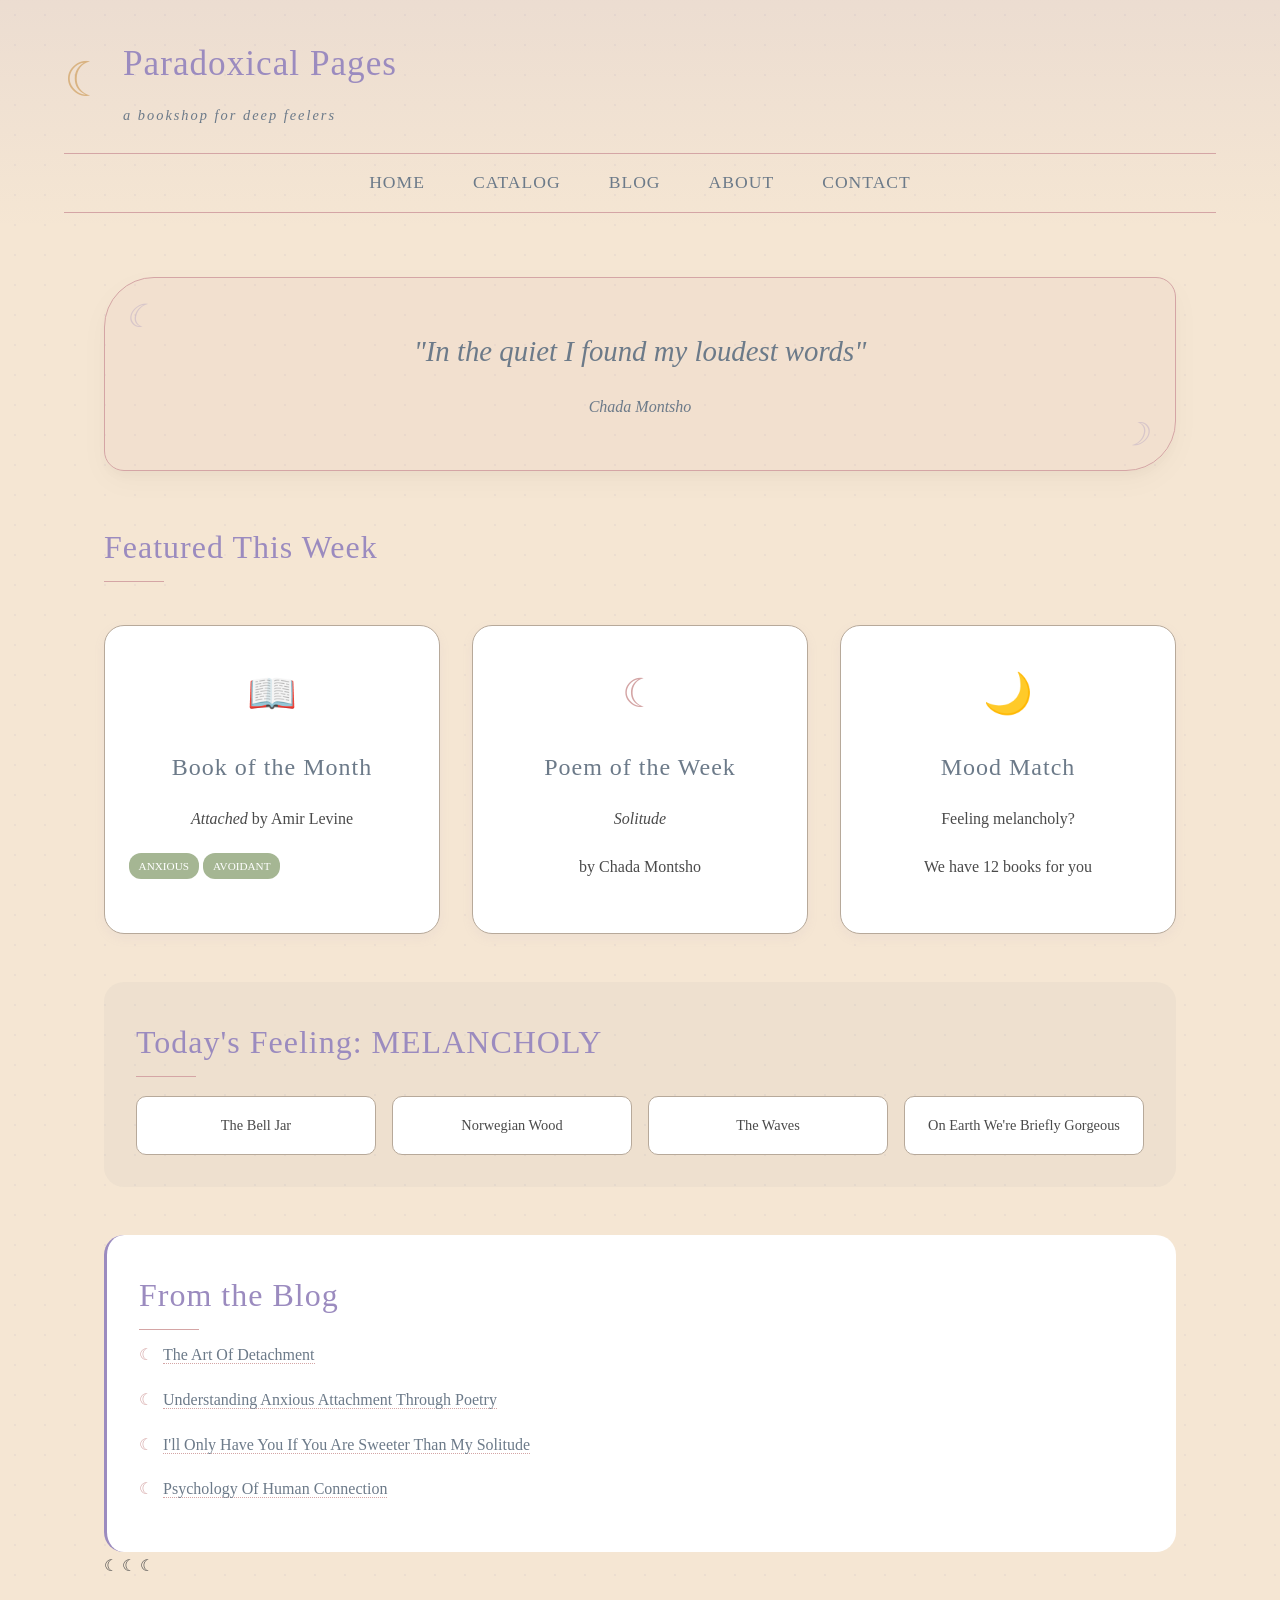
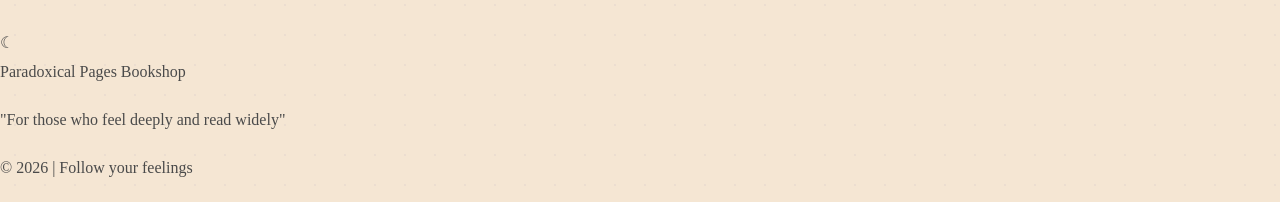
<file: index.html>
<!DOCTYPE html>

<html lang="en">

<head>

    <meta charset="UTF-8"

    <meta name="viewport" content="width=device-width, initial-scale=1.0">

    <title>Paradoxical Pages - Bookshop for Deep Feelers</title>

    <link rel="stylesheet" href="stylesheet.css">

</head>

<body>

     <header>

        <div class="logo-container">

        <div class="logo">☾</div>

        <div class="site-title">

            <h1>Paradoxical Pages</h1>

            <div class="tagline">a bookshop for deep feelers</div>

            </div>

          </div>



          <nav>

             <ul>

                <li><a href="index.html">HOME</a></li>

                <li><a href="catalog.html">CATALOG</a></li>

                <li><a href="blog.html">BLOG</a></li>

                <li><a href="about.html">ABOUT</a></li>

                <li><a href="contact.html">CONTACT</a></li>

             </ul>

          </nav>

       </header>


  <main>

 <div class="hero-quote">

        "In the quiet I found my loudest words"
 <div style="font-size: 1rem; margin-top: 1rem;">Chada Montsho</div>

</div>



        <h2 class="text-center">Featured This Week</h2>



          <div class="featured-grid">

          <div class="featured-card">

          <div class="featured-icon">📖</div>

          <h3>Book of the Month</h3>

          <p><em>Attached</em> by Amir Levine</p>

          <p class="book-tags">

          <span class="tag">ANXIOUS</span>

          <span class="tag">AVOIDANT</span>

            </p>

          </div>



             <div class="featured-card">

             <div class="featured-icon">☾</div>

               <h3>Poem of the Week</h3>

               <p><em>Solitude</em></p>

               <p>by Chada Montsho</p>

           </div>


   <div class="featured-card">

    <div class="featured-icon">🌙</div>

        <h3>Mood Match</h3>

            <p>Feeling melancholy?</p>

             <p>We have 12 books for you</p>

          </div>

          </div>


       <div class="mood-section">

             <h2>Today's Feeling: MELANCHOLY</h2>

            <div class="mood-books">

                 <div class="mini-book">The Bell Jar</div>

                <div class="mini-book">Norwegian Wood</div>

                 <div class="mini-book">The Waves</div>

                <div class="mini-book">On Earth We're Briefly Gorgeous</div>

         </div>

        </div>



         <div class="blog-preview">

         <h2>From the Blog</h2>

         <ul>

                <li><a href="blog.html#post6">The Art Of Detachment</a></li>

                <li><a href="blog.html#post2">Understanding Anxious Attachment Through Poetry</a></li>

                <li><a href="blog.html#post3">I'll Only Have You If You Are Sweeter Than My Solitude </a></li>

                <li><a href="blog.html#post5">Psychology Of Human Connection</a></li>

        </ul>

    </div>



   <div class="moon-divider">☾ ☾ ☾</div>

</main>


    <footer>

        <div class="footer moon">☾</div>

        <p>Paradoxical Pages Bookshop</p>

        <p class="footer quote">"For those who feel deeply and read widely"</p>

        <p>© 2026 | Follow your feelings</p>

</footer>

</body>

</html>
</file>
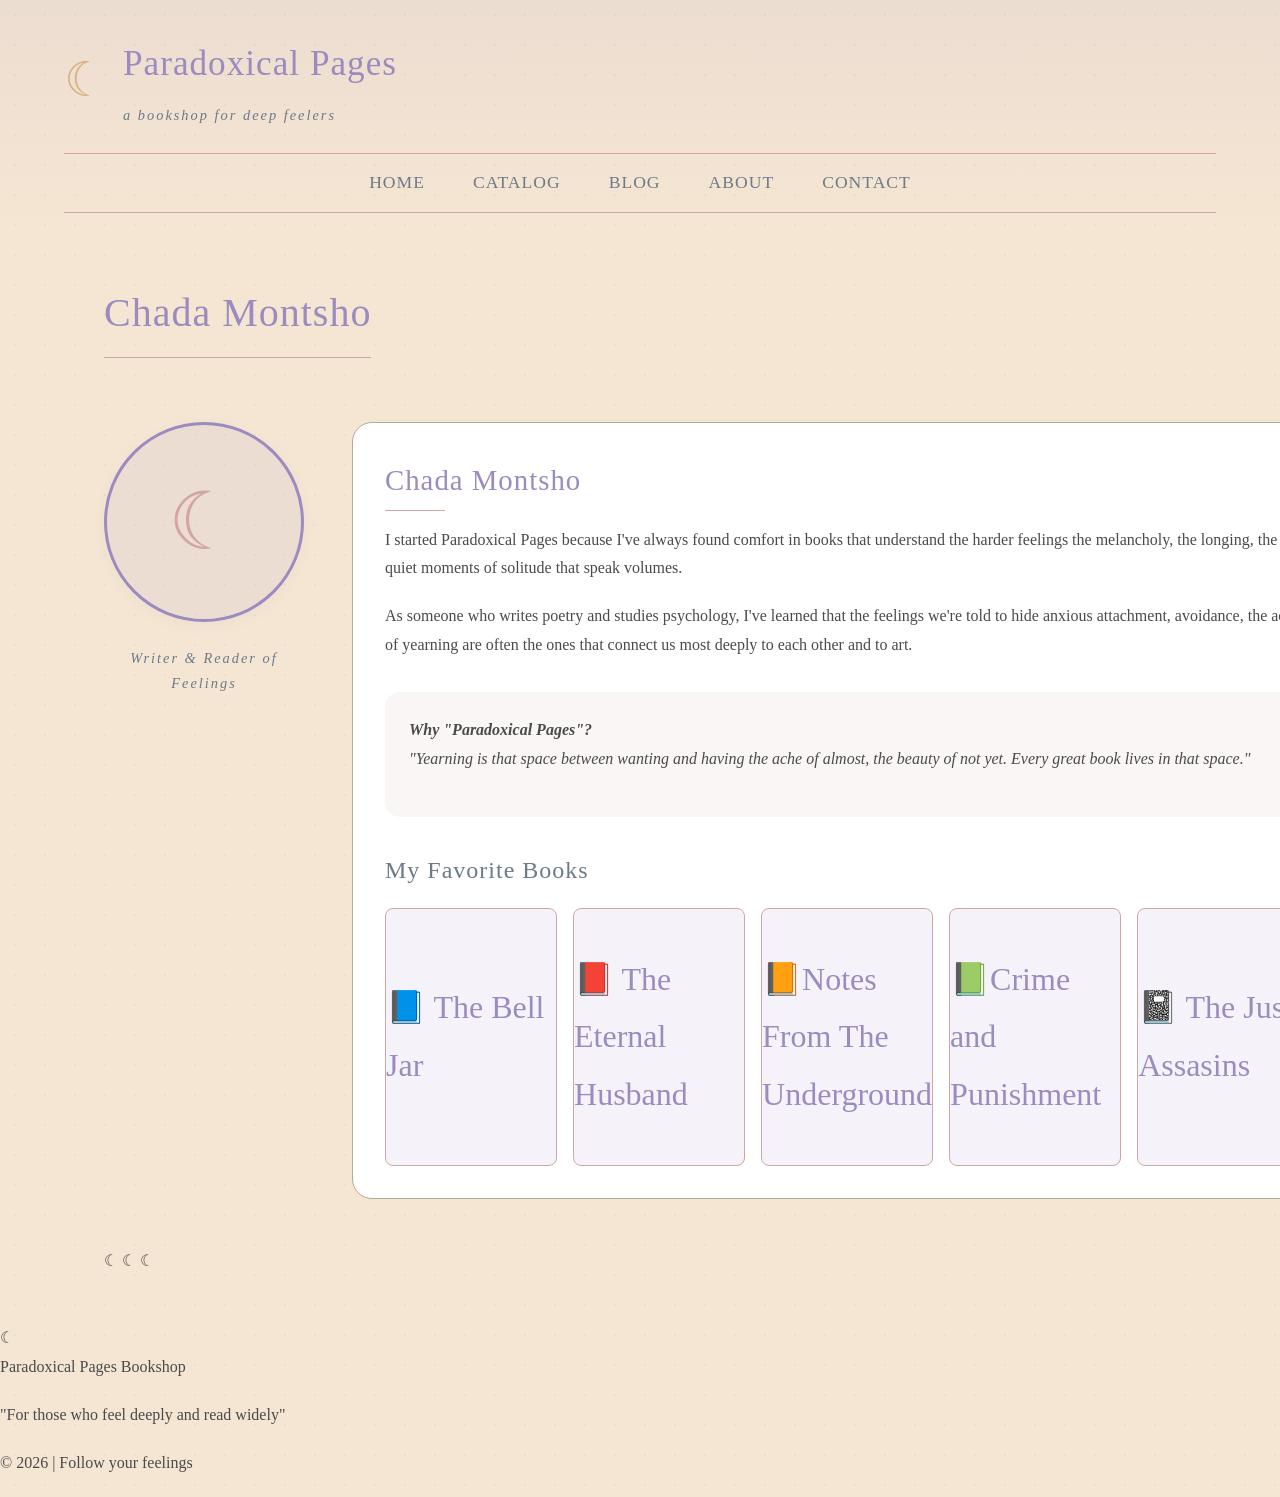
<file: about.html>
<!DOCTYPE html>
<html lang="en">
<head>
    <meta charset="UTF-8">
    <meta name="viewport" content="width=device-width, initial-scale=1.0">
    <title>About - Paradoxical Pages</title>
    <link rel="stylesheet" href="stylesheet.css">
</head>
<body>
    <header>
        <div class="logo-container">
            <div class="logo">☾</div>
            <div class="site-title">
                <h1>Paradoxical Pages</h1>
                <div class="tagline">a bookshop for deep feelers</div>
            </div>
        </div>
        
        <nav>
            <ul>
                <li><a href="index.html">HOME</a></li>
                <li><a href="catalog.html">CATALOG</a></li>
                <li><a href="blog.html">BLOG</a></li>
                <li><a href="about.html">ABOUT</a></li>
                <li><a href="contact.html">CONTACT</a></li>
            </ul>
        </nav>
    </header>
 
    <main>
        <h1>Chada Montsho</h1>
 
        <div class="about-container">
            <div class="profile-section">
                <div class="profile-image">☾</div>
                <p class="tagline">Writer & Reader of Feelings</p>
            </div>
 
            <div class="bio-section">
                <h2 class="profile-name">Chada Montsho</h2>
                <p></p>
                
                <p>I started Paradoxical Pages because I've always found comfort in books that understand the harder feelings the melancholy, the longing, the quiet moments of solitude that speak volumes.</p>
                
                <p>As someone who writes poetry and studies psychology, I've learned that the feelings we're told to hide anxious attachment, avoidance, the ache of yearning are often the ones that connect us most deeply to each other and to art.</p>
                
                <div class="origin-story">
                    <p><strong>Why "Paradoxical Pages"?</strong><br>
                    "Yearning is that space between wanting and having the ache of almost, the beauty of not yet. Every great book lives in that space."</p>
                </div>
                
                <h3>My Favorite Books</h3>
                <div class="favorite-books-grid">
                    <div class="fav-book">📘 The Bell Jar</div>
                    <div class="fav-book">📕 The Eternal Husband</div>
                    <div class="fav-book">📙Notes From The Underground</div>
                    <div class="fav-book">📗Crime and Punishment </div>
                    <div class="fav-book">📓 The Just Assasins</div>
                </div>
            </div>
        </div>
 
        <div class="moon-divider">☾ ☾ ☾</div>
    </main>
 
    <footer>
        <div class="footer-moon">☾</div>
        <p>Paradoxical Pages Bookshop</p>
        <p class="footer-quote">"For those who feel deeply and read widely"</p>
        <p>© 2026 | Follow your feelings</p>
    </footer>
</body>
</html>
</file>
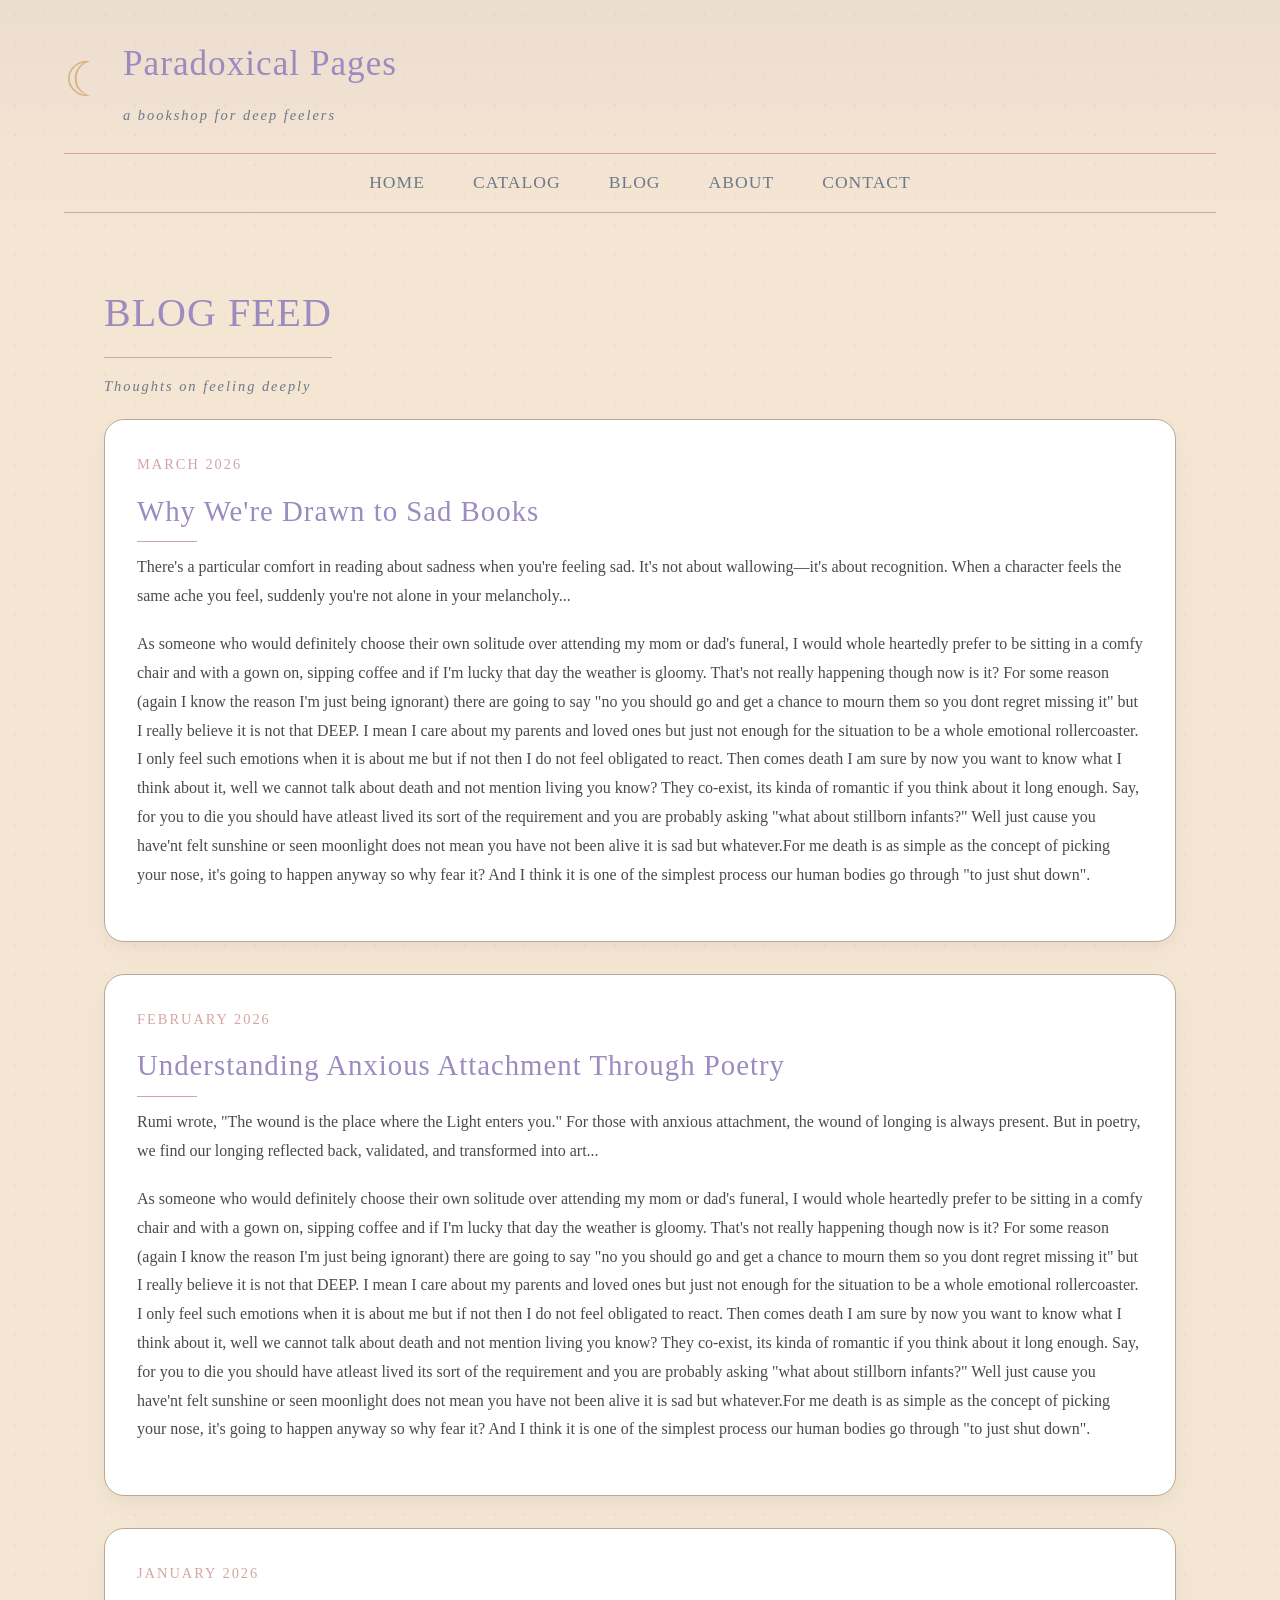
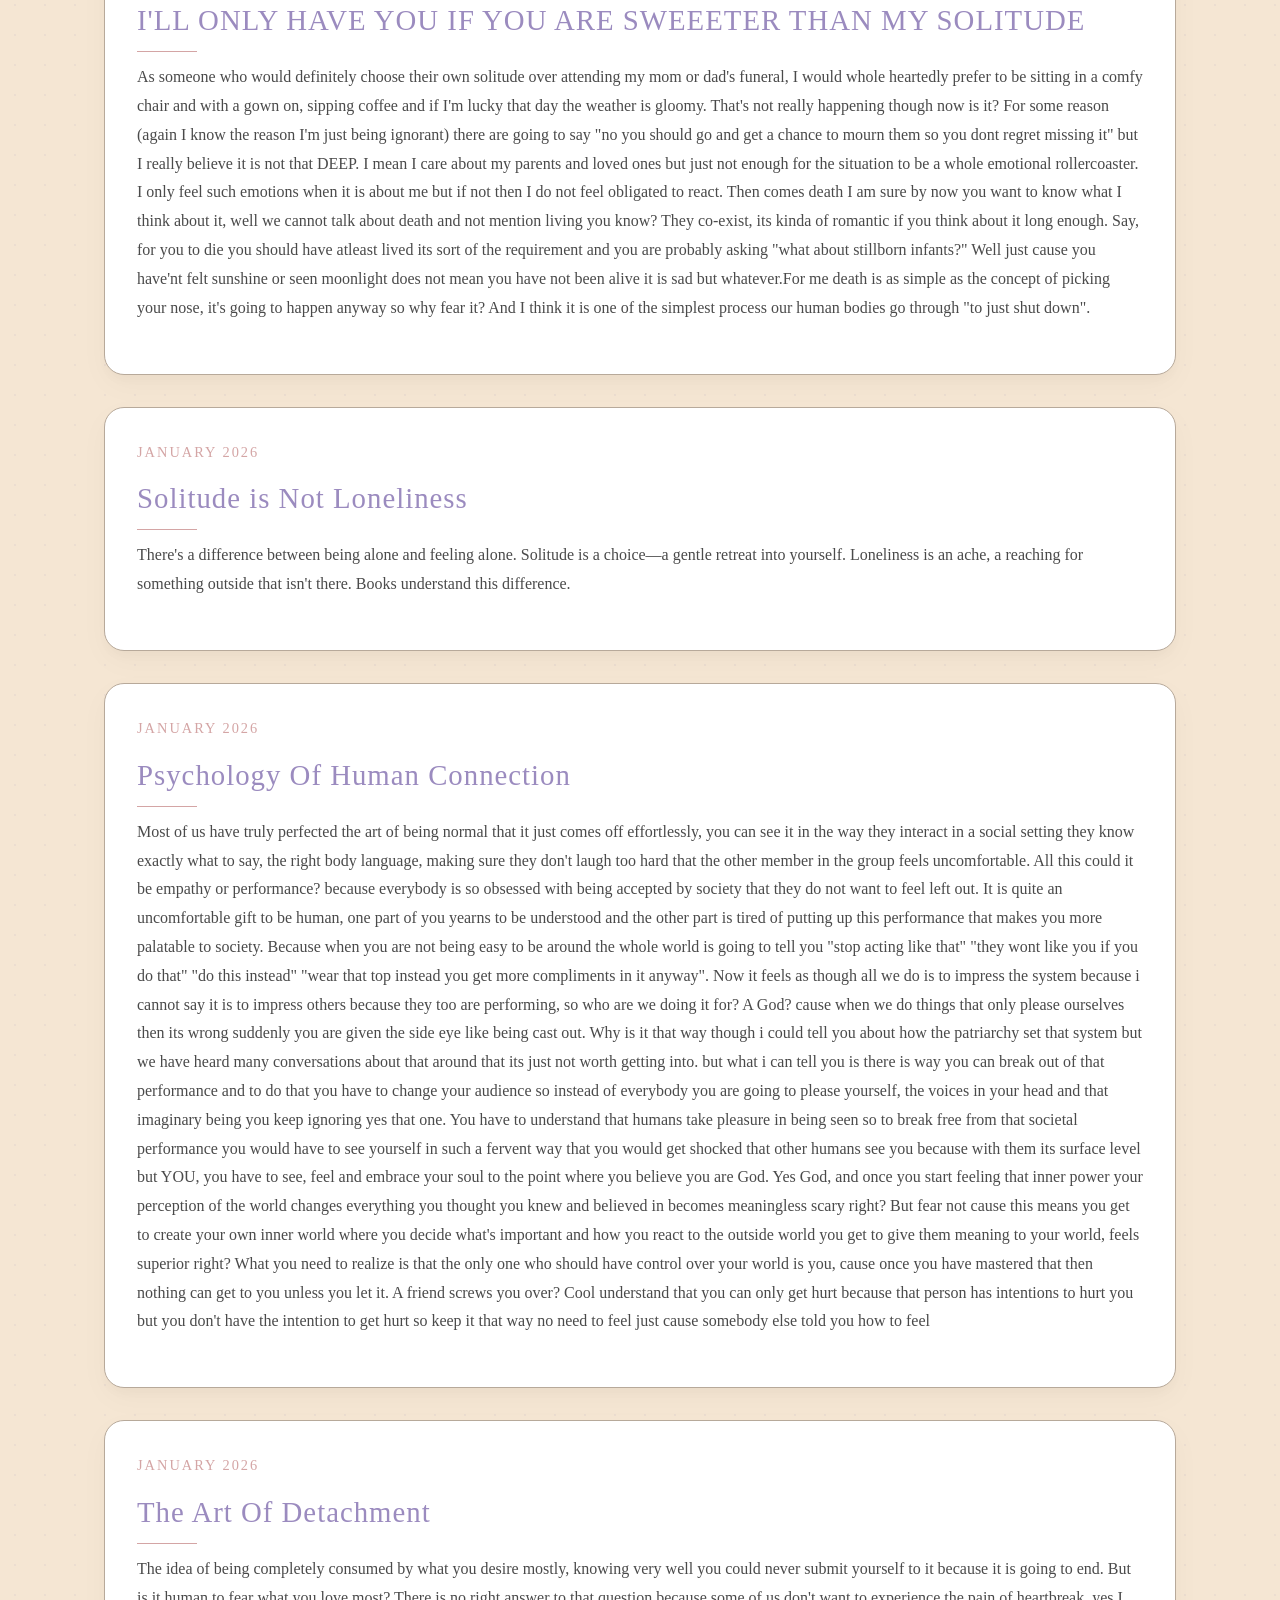
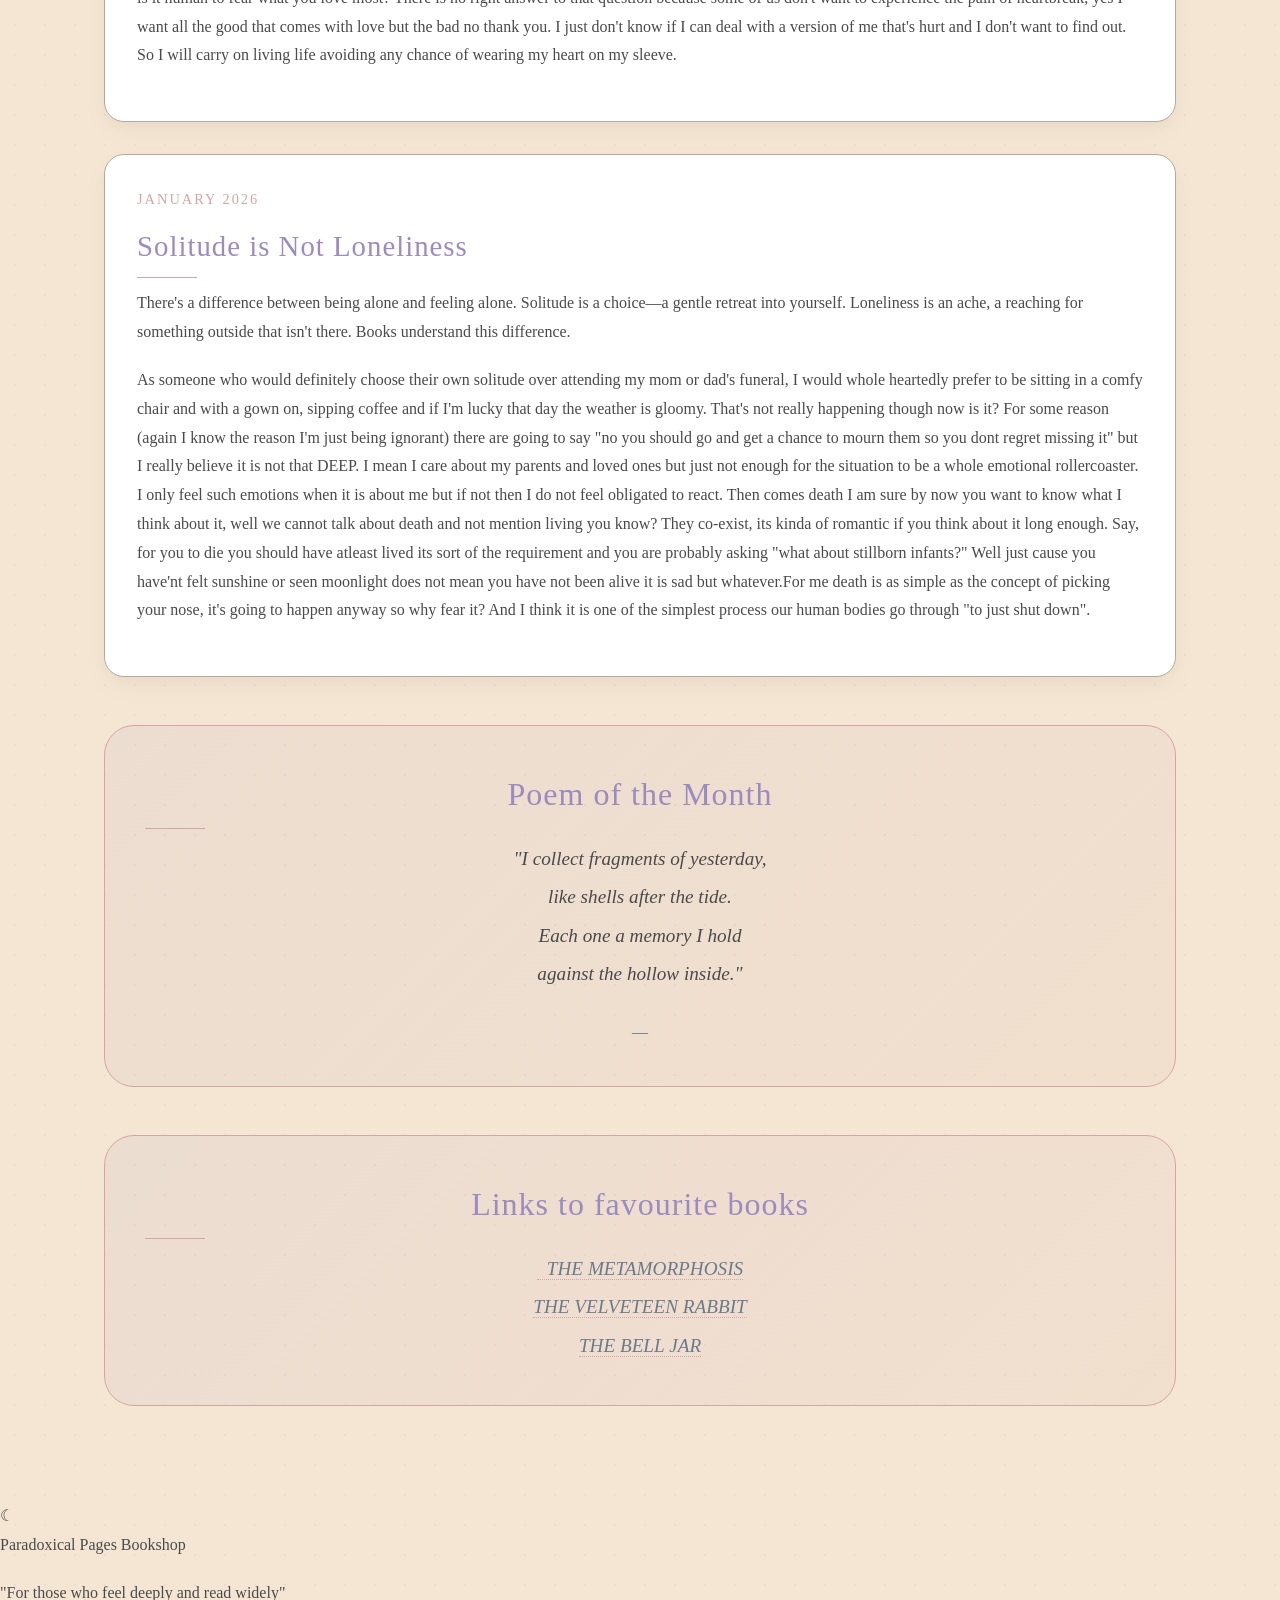
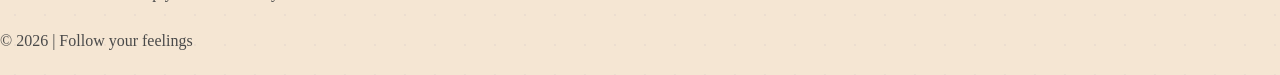
<file: blog.html>
<!DOCTYPE html>
<html lang="en">
<head>
    <meta charset="UTF-8">
    <meta name="viewport" content="width=device-width, initial-scale=1.0">
    <title>Blog - Paradoxical Pages</title>
    <link rel="stylesheet" href="stylesheet.css">
</head>
<body class="blog-body">
    <header>
        <div class="logo-container">
            <div class="logo">☾</div>
            <div class="site-title">
                <h1>Paradoxical Pages</h1>
                <div class="tagline">a bookshop for deep feelers</div>
            </div>
        </div>
        
        <nav>
            <ul>
                <li><a href="index.html">HOME</a></li>
                <li><a href="catalog.html">CATALOG</a></li>
                <li><a href="blog.html">BLOG</a></li>
                <li><a href="about.html">ABOUT</a></li>
                <li><a href="contact.html">CONTACT</a></li>
            </ul>
        </nav>
    </header>
 
    <main>
        <div class="blog-backgroun">
        <h1>BLOG FEED</h1>
        <p class="tagline">Thoughts on feeling deeply</p>
 
        
        <article class="blog-post" id="post1">
            <div class="post-date">MARCH 2026</div>
            <h2 class="post-title">Why We're Drawn to Sad Books</h2>
            <div class="post-excerpt">
                <p>There's a particular comfort in reading about sadness when you're feeling sad. It's not about wallowing—it's about recognition. When a character feels the same ache you feel, suddenly you're not alone in your melancholy...</p>
            </div>
        <P>As someone who would definitely choose their own solitude over attending my mom or dad's funeral, I would whole heartedly prefer to be sitting in a comfy chair and with a gown on, sipping coffee and if I'm lucky that day the weather is gloomy. That's not really happening though now is it? For some reason (again I know the reason I'm just being ignorant) there are going to say "no you should go and get a chance to mourn them so you dont regret missing it" but I really believe it is not that DEEP. I mean I care about my parents and loved ones but just not enough for the situation to be a whole emotional rollercoaster. I only feel such emotions when it is about me but if not then I do not feel obligated to react. Then comes death I am sure by now you want to know what I think about it, well we cannot talk about death and not mention living you know? They co-exist, its kinda of romantic if you think about it long enough. Say, for you to die you should have atleast lived its sort of the requirement and you are probably asking "what about stillborn infants?" Well just cause you have'nt felt sunshine or seen moonlight does not mean you have not been alive it is sad but whatever.For me death is as simple as the concept of picking your nose, it's going to happen anyway so why fear it? And I think it is one of the simplest process our human bodies go through "to just shut down".</P>
        </article>
 
        
        <article class="blog-post" id="post2">
            <div class="post-date">FEBRUARY 2026</div>
            <h2 class="post-title">Understanding Anxious Attachment Through Poetry</h2>
            <div class="post-excerpt">
                <p>Rumi wrote, "The wound is the place where the Light enters you." For those with anxious attachment, the wound of longing is always present. But in poetry, we find our longing reflected back, validated, and transformed into art...</p>
            </div>
                <p>As someone who would definitely choose their own solitude over attending my mom or dad's funeral, I would whole heartedly prefer to be sitting in a comfy chair and with a gown on, sipping coffee and if I'm lucky that day the weather is gloomy. That's not really happening though now is it? For some reason (again I know the reason I'm just being ignorant) there are going to say "no you should go and get a chance to mourn them so you dont regret missing it" but I really believe it is not that DEEP. I mean I care about my parents and loved ones but just not enough for the situation to be a whole emotional rollercoaster. I only feel such emotions when it is about me but if not then I do not feel obligated to react. Then comes death I am sure by now you want to know what I think about it, well we cannot talk about death and not mention living you know? They co-exist, its kinda of romantic if you think about it long enough. Say, for you to die you should have atleast lived its sort of the requirement and you are probably asking "what about stillborn infants?" Well just cause you have'nt felt sunshine or seen moonlight does not mean you have not been alive it is sad but whatever.For me death is as simple as the concept of picking your nose, it's going to happen anyway so why fear it? And I think it is one of the simplest process our human bodies go through "to just shut down".</p>
            
        </article>
 
        
        <article class="blog-post" id="post3">
            <div class="post-date">JANUARY 2026</div>
            <h2 class="post-title">I'LL ONLY HAVE YOU IF YOU ARE SWEEETER THAN MY SOLITUDE</h2>
            <div class="post-excerpt">
                
                <p>As someone who would definitely choose their own solitude over attending my mom or dad's funeral, I would whole heartedly prefer to be sitting in a comfy chair and with a gown on, sipping coffee and if I'm lucky that day the weather is gloomy. That's not really happening though now is it? For some reason (again I know the reason I'm just being ignorant) there are going to say "no you should go and get a chance to mourn them so you dont regret missing it" but I really believe it is not that DEEP. I mean I care about my parents and loved ones but just not enough for the situation to be a whole emotional rollercoaster. I only feel such emotions when it is about me but if not then I do not feel obligated to react. Then comes death I am sure by now you want to know what I think about it, well we cannot talk about death and not mention living you know? They co-exist, its kinda of romantic if you think about it long enough. Say, for you to die you should have atleast lived its sort of the requirement and you are probably asking "what about stillborn infants?" Well just cause you have'nt felt sunshine or seen moonlight does not mean you have not been alive it is sad but whatever.For me death is as simple as the concept of picking your nose, it's going to happen anyway so why fear it? And I think it is one of the simplest process our human bodies go through "to just shut down".</p>
            </div>
            
        </article>
        </div>

         
        <article class="blog-post" id="post4">
            <div class="post-date">JANUARY 2026</div>
            <h2 class="post-title">Solitude is Not Loneliness</h2>
            <div class="post-excerpt">
                <p>There's a difference between being alone and feeling alone. Solitude is a choice—a gentle retreat into yourself. Loneliness is an ache, a reaching for something outside that isn't there. Books understand this difference.</p>
               <p></p>
            </div>
            
        </article>
        </div>

         
        <article class="blog-post" id="post5">
            <div class="post-date">JANUARY 2026</div>
            <h2 class="post-title">Psychology Of Human Connection</h2>
            <div class="post-excerpt">
                <p>Most of us have truly perfected the art of being normal that it just comes off effortlessly, you can see it in the way they interact in a social setting they know exactly what to say, the right body language, making sure they don't laugh too hard that the other member in the group feels uncomfortable. All this could it be empathy or performance? because everybody is so obsessed with being accepted by society that they do not want to feel left out. It is quite an uncomfortable gift to be human, one part of you yearns to be understood and the other part is tired of putting up this performance that makes you more palatable to society. Because when you are not being easy to be around the whole world is going to tell you "stop acting like that" "they wont like you if you do that" "do this instead" "wear that top instead you get more compliments in it anyway". Now it feels as though all we do is to impress the system because i cannot say it is to impress others because they too are performing, so who are we doing it for? A God? cause when we do things that only please ourselves then its wrong suddenly you are given the side eye like being cast out.

Why is it that way though i could tell you about how the patriarchy set that system but we have heard many conversations about that around that its just not worth getting into. but what i can tell you is there is  way you can break out of that performance and to do that you have to change your audience so instead of everybody you are going to please yourself, the voices in your head and that imaginary being you keep ignoring yes that one. You have to understand that humans take pleasure in being seen so to break free from that societal performance you would have to see yourself in such a fervent way that you would get shocked that other humans see you because with them its surface level but YOU, you have to see, feel and embrace your soul to the point where you believe you are God. Yes God, and once you start feeling that inner power your perception of the world changes everything you thought you knew and believed in becomes meaningless scary right? But fear not cause this means you get to create your own inner world where you decide what's important and how you react to the outside world you get to give them meaning to your world, feels superior right?   

What you need to realize is that the only one who should have control over your world is you, cause once you have mastered that then nothing can get to you unless you let it. A friend screws you over? Cool understand that you can only get hurt because that person has intentions to hurt you but you don't have the intention to get hurt so keep it that way no need to feel just cause somebody else told you how to feel</p>
            </div>
            
        </article>
        </div>

         
        <article class="blog-post" id="post6">
            <div class="post-date">JANUARY 2026</div>
            <h2 class="post-title">The Art Of Detachment</h2>
            <div class="post-excerpt">
                <p>The idea of being completely consumed by what you desire mostly, knowing very well you could never submit yourself to it because it is going to end. But is it human to fear what you love most? There is no right answer to that question because some of us don't want to experience the pain of heartbreak, yes I want all the good that comes with love but the bad no thank you. I just don't know if I can deal with a version of me that's hurt and I don't want to find out. So I will carry on living life avoiding any chance of wearing my heart on my sleeve. </p>
            </div>
            
        </article>
        </div>

         
        <article class="blog-post" id="post7">
            <div class="post-date">JANUARY 2026</div>
            <h2 class="post-title">Solitude is Not Loneliness</h2>
            <div class="post-excerpt">
                <p>There's a difference between being alone and feeling alone. Solitude is a choice—a gentle retreat into yourself. Loneliness is an ache, a reaching for something outside that isn't there. Books understand this difference.</p>
                <p>As someone who would definitely choose their own solitude over attending my mom or dad's funeral, I would whole heartedly prefer to be sitting in a comfy chair and with a gown on, sipping coffee and if I'm lucky that day the weather is gloomy. That's not really happening though now is it? For some reason (again I know the reason I'm just being ignorant) there are going to say "no you should go and get a chance to mourn them so you dont regret missing it" but I really believe it is not that DEEP. I mean I care about my parents and loved ones but just not enough for the situation to be a whole emotional rollercoaster. I only feel such emotions when it is about me but if not then I do not feel obligated to react. Then comes death I am sure by now you want to know what I think about it, well we cannot talk about death and not mention living you know? They co-exist, its kinda of romantic if you think about it long enough. Say, for you to die you should have atleast lived its sort of the requirement and you are probably asking "what about stillborn infants?" Well just cause you have'nt felt sunshine or seen moonlight does not mean you have not been alive it is sad but whatever.For me death is as simple as the concept of picking your nose, it's going to happen anyway so why fear it? And I think it is one of the simplest process our human bodies go through "to just shut down".</p>
            </div>
            
        </article>
        </div>
 
        
        <div class="featured-poem">
            <h2>Poem of the Month</h2>
            <div class="poem-content">
                <p>"I collect fragments of yesterday,<br>
                like shells after the tide.<br>
                Each one a memory I hold<br>
                against the hollow inside."</p>
            </div>
            <div class="poem-author">— </div>
        </div>

        <div class="featured-poem">
            <h2>Links to favourite books</h2>
            <div class="poem-content">
                <ul>
                    <li><a href="https://www.britannica.com/topic/The-Metamorphosis" class="heart-item">THE METAMORPHOSIS</a></li>
                    <li> <a href="https://www.bing.com/ck/a?!&&p=c5a1f361ba85c9b9777e998bac2c52b65f64861da258b6e8df832bc214e13f8eJmltdHM9MTc3NjkwMjQwMA&ptn=3&ver=2&hsh=4&fclid=2d1bb2d3-831d-6e92-2cf2-a59782a56ffe&psq=the+velveteen+rabbit&u=a1aHR0cHM6Ly9lbi53aWtpcGVkaWEub3JnL3dpa2kvVGhlX1ZlbHZldGVlbl9SYWJiaXQ">THE VELVETEEN RABBIT</a></li>
                    <li><a href=" https://www.bing.com/ck/a?!&&p=cae48c3c6fb9e7aa2c077cb01afcc6e3da1826dc2c8c340e0e24b43db214726eJmltdHM9MTc3NjkwMjQwMA&ptn=3&ver=2&hsh=4&fclid=2d1bb2d3-831d-6e92-2cf2-a59782a56ffe&psq=the+bell+jar&u=a1aHR0cHM6Ly9lbi53aWtpcGVkaWEub3JnL3dpa2kvVGhlX0JlbGxfSmFy">THE BELL JAR</a></li>
                </ul>
            </div>
            
        </div>
    </main>
 
    <footer>
        <div class="footer-moon">☾</div>
        <p>Paradoxical Pages Bookshop</p>
        <p class="footer-quote">"For those who feel deeply and read widely"</p>
        <p>© 2026 | Follow your feelings</p>
    </footer>
</body>
</html>
</file>
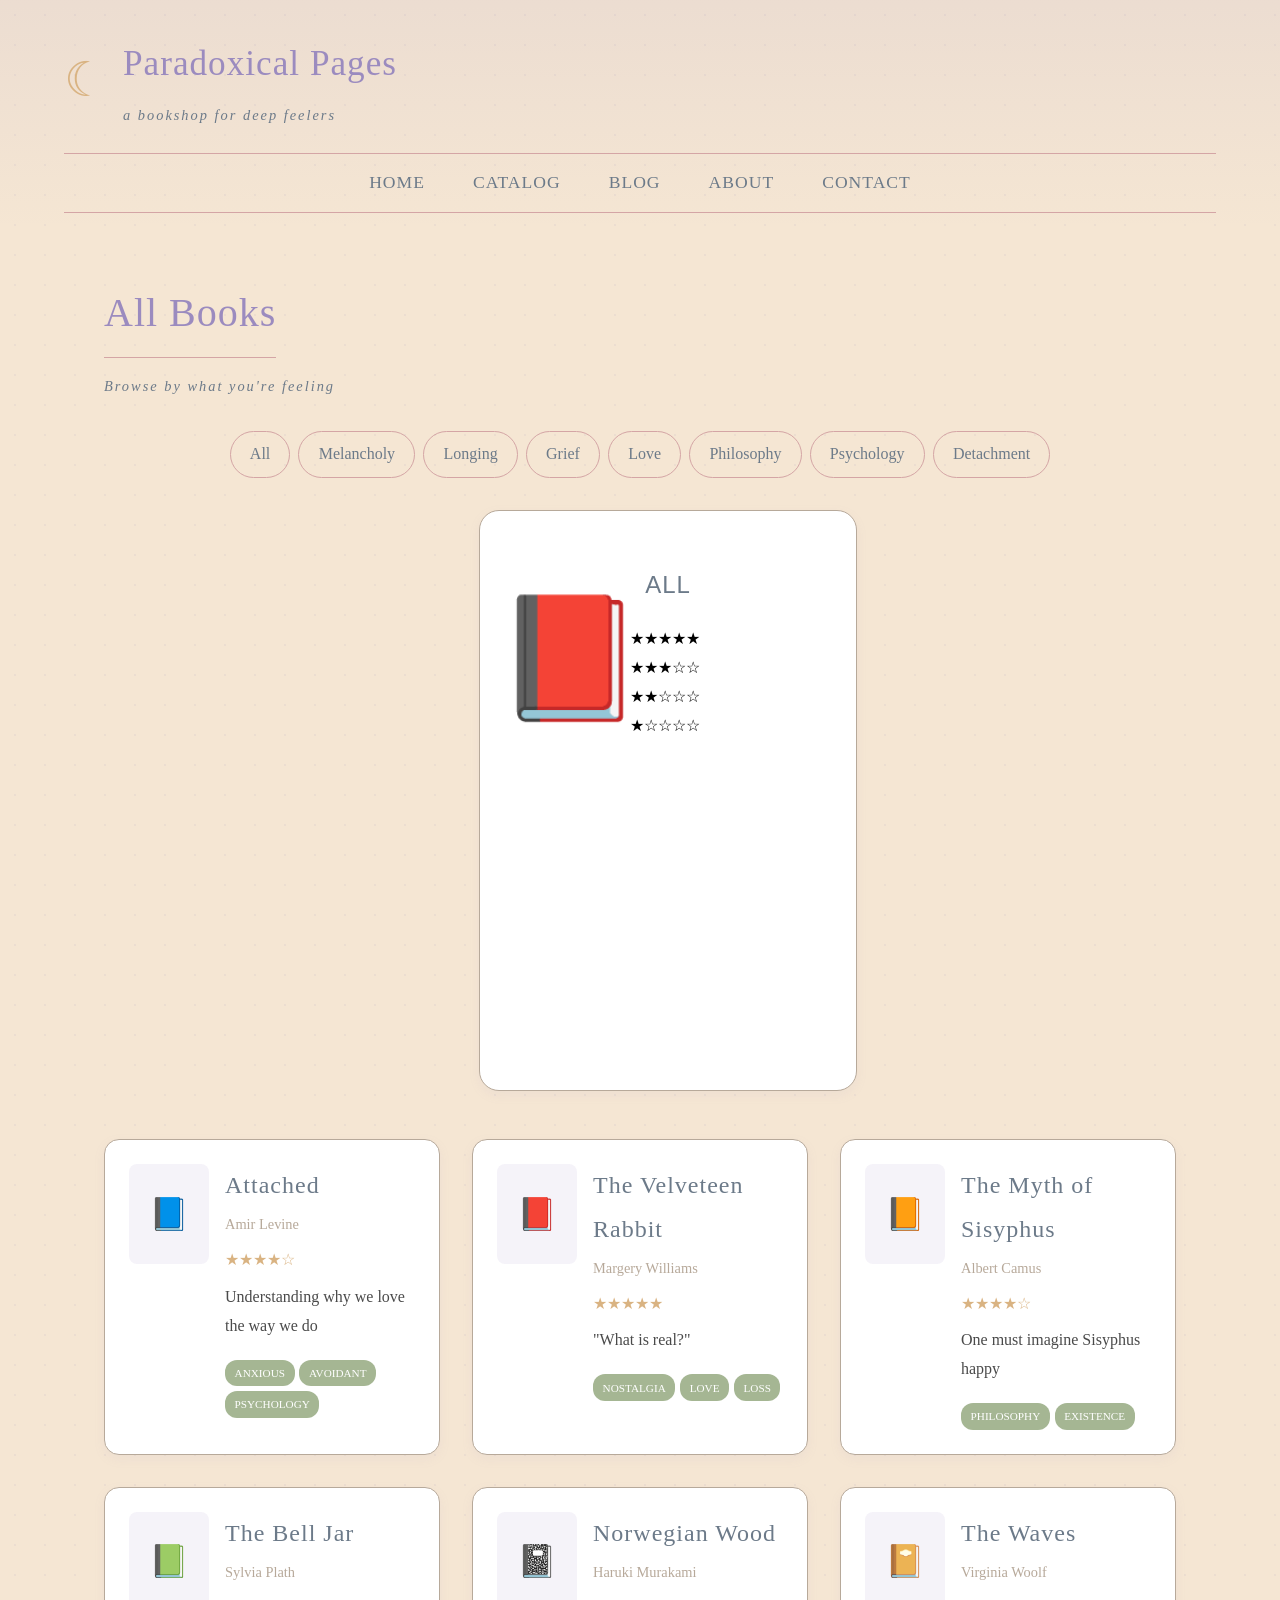
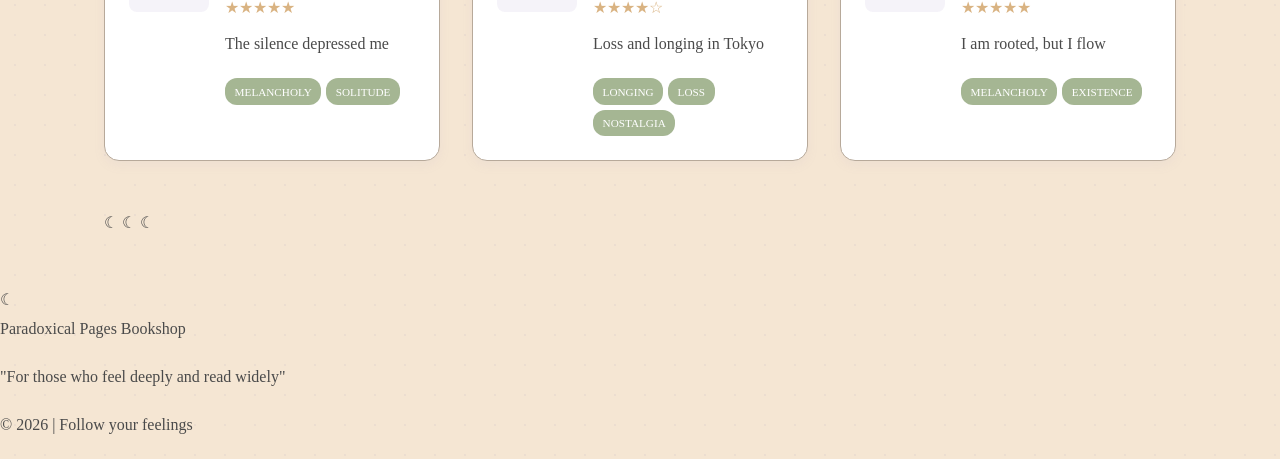
<file: catalog.html>
<!DOCTYPE html>
<html lang="en">
<head>
    <meta charset="UTF-8">
    <meta name="viewport" content="width=device-width, initial-scale=1.0">
    <title>Catalog - Paradoxical Pages</title>
    <link rel="stylesheet" href="stylesheet.css">
</head>
<body>
    <header>
        <div class="logo-container">
            <div class="logo">☾</div>
            <div class="site-title">
                <h1>Paradoxical Pages</h1>
                <div class="tagline">a bookshop for deep feelers</div>
            </div>
        </div>
        
        <nav>
            <ul>
                <li><a href="index.html">HOME</a></li>
                <li><a href="catalog.html">CATALOG</a></li>
                <li><a href="blog.html">BLOG</a></li>
                <li><a href="about.html">ABOUT</a></li>
                <li><a href="contact.html">CONTACT</a></li>
            </ul>
        </nav>
    </header>
 
    <main>
        <h1>All Books</h1>
        <p class="tagline">Browse by what you're feeling</p>
 
        <div class="filter-section">
            <a href="blog.html" class="catalog-link">All</a>
            <a href="blog.html#post1" class="catalog-link">Melancholy</a>
            <a href="blog.html#post3" class="catalog-link">Longing</a>
            <a href="blog.html#post7" class="catalog-link">Grief</a>
            <a href="#" class="catalog-link">Love</a>
            <a href="#" class="catalog-link">Philosophy</a>
            <a href="#" class="catalog-link">Psychology</a>
            <a href="#" class="catalog-link">Detachment</a>
        </div>

        <section class="drop-down">
            <div class="box">
                 

                <div class="dropdown">
    <button class="dropbtn"><h3>ALL</h3></button>
    <div class="dropdown-content">
        <a href="#" class="tag">LOVE</a>
        <a href="#" class="tag">PHILOSOPHY</a>
        <a href="#" class="tag">POETRY</a>
        <a href="#" class="tag">DETACHMENT</a>
        <a href="#" class="tag">LONGING</a>
        <a href="#" class="tag">GRIEF</a>
        <a href="#" class="tag">MELANCHOLY</a>
    </div>
    
</div>

<div class="container2">
<div class="fill">📕</div>

                 <div class="bookrating">★★★★★</div>
                 <div class="bookrating">★★★☆☆</div>
                 <div class="bookrating">★★☆☆☆</div>
                 <div class="bookrating">★☆☆☆☆</div>
</div>


                

            </div>
        </section>
 
        
        <div class="book-grid">
            
            <div class="book-card">
                <div class="book-cover">📘</div>
                <div class="book-info">
                    <h3>Attached</h3>
                    <div class="book-author">Amir Levine</div>
                    <div class="book-rating">★★★★☆</div>
                    <p>Understanding why we love the way we do</p>
                    <div class="book-tags">
                        <span class="tag">ANXIOUS</span>
                        <span class="tag">AVOIDANT</span>
                        <span class="tag">PSYCHOLOGY</span>
                    </div>
                </div>
            </div>
 
            
            <div class="book-card">
                <div class="book-cover">📕</div>
                <div class="book-info">
                    <h3>The Velveteen Rabbit</h3>
                    <div class="book-author">Margery Williams</div>
                    <div class="book-rating">★★★★★</div>
                    <p>"What is real?"</p>
                    <div class="book-tags">
                        <span class="tag">NOSTALGIA</span>
                        <span class="tag">LOVE</span>
                        <span class="tag">LOSS</span>
                    </div>
                </div>
            </div>
 
            
            <div class="book-card">
                <div class="book-cover">📙</div>
                <div class="book-info">
                    <h3>The Myth of Sisyphus</h3>
                    <div class="book-author">Albert Camus</div>
                    <div class="book-rating">★★★★☆</div>
                    <p>One must imagine Sisyphus happy</p>
                    <div class="book-tags">
                        <span class="tag">PHILOSOPHY</span>
                        <span class="tag">EXISTENCE</span>
                    </div>
                </div>
            </div>
 
            
            <div class="book-card">
                <div class="book-cover">📗</div>
                <div class="book-info">
                    <h3>The Bell Jar</h3>
                    <div class="book-author">Sylvia Plath</div>
                    <div class="book-rating">★★★★★</div>
                    <p>The silence depressed me</p>
                    <div class="book-tags">
                        <span class="tag">MELANCHOLY</span>
                        <span class="tag">SOLITUDE</span>
                    </div>
                </div>
            </div>
 
            
            <div class="book-card">
                <div class="book-cover">📓</div>
                <div class="book-info">
                    <h3>Norwegian Wood</h3>
                    <div class="book-author">Haruki Murakami</div>
                    <div class="book-rating">★★★★☆</div>
                    <p>Loss and longing in Tokyo</p>
                    <div class="book-tags">
                        <span class="tag">LONGING</span>
                        <span class="tag">LOSS</span>
                        <span class="tag">NOSTALGIA</span>
                    </div>
                </div>
            </div>
 
            
            <div class="book-card">
                <div class="book-cover">📔</div>
                <div class="book-info">
                    <h3>The Waves</h3>
                    <div class="book-author">Virginia Woolf</div>
                    <div class="book-rating">★★★★★</div>
                    <p>I am rooted, but I flow</p>
                    <div class="book-tags">
                        <span class="tag">MELANCHOLY</span>
                        <span class="tag">EXISTENCE</span>
                    </div>
                </div>
            </div>
        </div>
 
        <div class="moon-divider">☾ ☾ ☾</div>
    </main>
 
    <footer>
        <div class="footer moon">☾</div>
        <p>Paradoxical Pages Bookshop</p>
        <p class="footer quote">"For those who feel deeply and read widely"</p>
        <p>© 2026 | Follow your feelings</p>
    </footer>
</body>
</html>
</file>
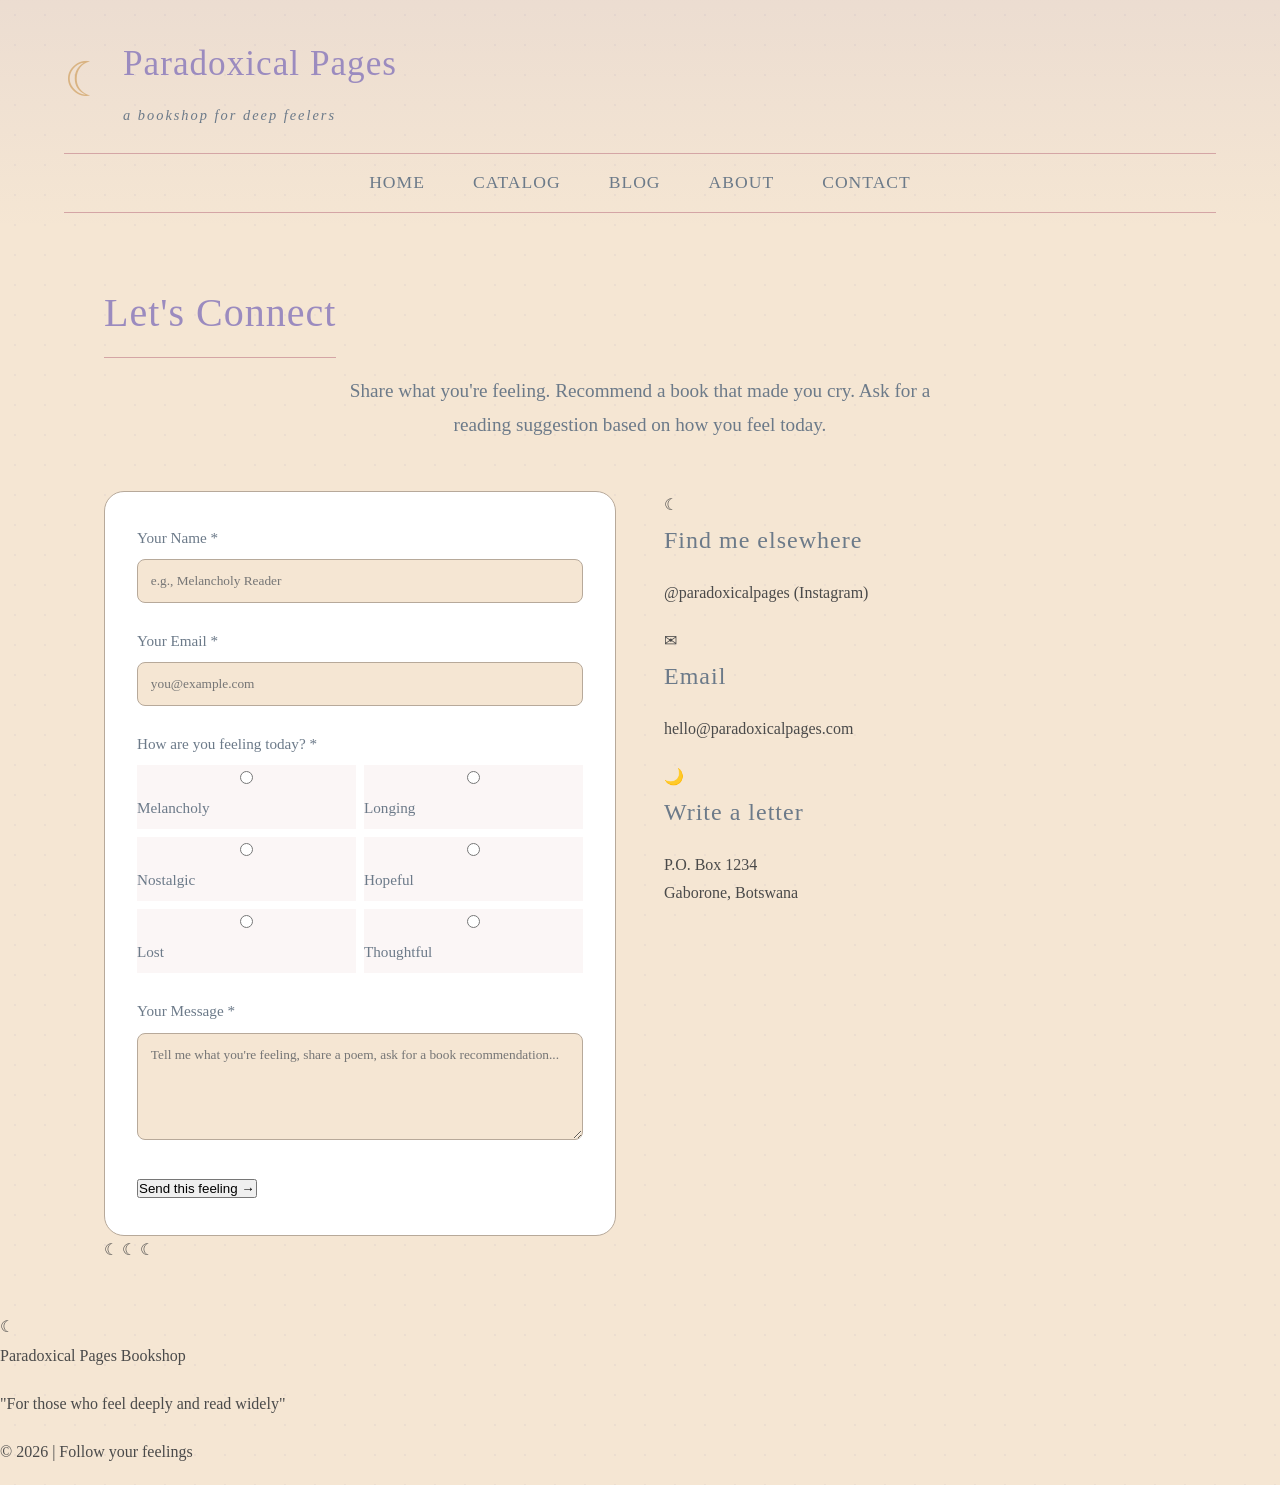
<file: contact.html>
<!DOCTYPE html>
<html lang="en">
<head>
    <meta charset="UTF-8">
    <meta name="viewport" content="width=device-width, initial-scale=1.0">
    <title>Contact - Paradoxical Pages</title>
    <link rel="stylesheet" href="stylesheet.css">
</head>
<body>
    <header>
        <div class="logo-container">
            <div class="logo">☾</div>
            <div class="site-title">
                <h1>Paradoxical Pages</h1>
                <div class="tagline">a bookshop for deep feelers</div>
            </div>
        </div>
        
        <nav>
            <ul>
                <li><a href="index.html">HOME</a></li>
                <li><a href="catalog.html">CATALOG</a></li>
                <li><a href="blog.html">BLOG</a></li>
                <li><a href="about.html">ABOUT</a></li>
                <li><a href="contact.html">CONTACT</a></li>
            </ul>
        </nav>
    </header>
 
    <main>
        <h1>Let's Connect</h1>
        
        <div class="contact-intro">
            <p>Share what you're feeling. Recommend a book that made you cry. Ask for a reading suggestion based on how you feel today.</p>
        </div>
 
        <div class="contact-container">
            <div class="contact-form">
                <form action="thankyou.html" method="get">
                    <div class="form-group">
                        <label for="name">Your Name *</label>
                        <input type="text" id="name" name="name" required placeholder="e.g., Melancholy Reader">
                    </div>
 
                    
                    <div class="form-group">
                        <label for="email">Your Email *</label>
                        <input type="email" id="email" name="email" required placeholder="you@example.com">
                    </div>
 
                    
                    <div class="form-group">
                        <label>How are you feeling today? *</label>
                        <div class="mood-options">
                            <div class="mood-option">
                                <input type="radio" id="mood1" name="mood" value="melancholy" required>
                                <label for="mood1">Melancholy</label>
                            </div>
                            <div class="mood-option">
                                <input type="radio" id="mood2" name="mood" value="longing">
                                <label for="mood2">Longing</label>
                            </div>
                            <div class="mood-option">
                                <input type="radio" id="mood3" name="mood" value="nostalgic">
                                <label for="mood3">Nostalgic</label>
                            </div>
                            <div class="mood-option">
                                <input type="radio" id="mood4" name="mood" value="hopeful">
                                <label for="mood4">Hopeful</label>
                            </div>
                            <div class="mood-option">
                                <input type="radio" id="mood5" name="mood" value="lost">
                                <label for="mood5">Lost</label>
                            </div>
                            <div class="mood-option">
                                <input type="radio" id="mood6" name="mood" value="thoughtful">
                                <label for="mood6">Thoughtful</label>
                            </div>
                        </div>
                    </div>
 
                    
                    <div class="form-group">
                        <label for="message">Your Message *</label>
                        <textarea id="message" name="message" rows="5" required placeholder="Tell me what you're feeling, share a poem, ask for a book recommendation..."></textarea>
                    </div>
 
                    
                    <button type="submit" class="submit-btn">Send this feeling →</button>
                </form>
            </div>
 
            
            <div class="contact-info">
                <div class="info-item">
                    <div class="info-icon">☾</div>
                    <h3>Find me elsewhere</h3>
                    <p>@paradoxicalpages (Instagram)</p>
                </div>
                
                <div class="info-item">
                    <div class="info-icon">✉</div>
                    <h3>Email</h3>
                    <p>hello@paradoxicalpages.com</p>
                </div>
                
                <div class="info-item">
                    <div class="info-icon">🌙</div>
                    <h3>Write a letter</h3>
                    <p>P.O. Box 1234<br>Gaborone, Botswana</p>
                </div>
            </div>
        </div>
 
        <div class="moon-divider">☾ ☾ ☾</div>
    </main>
 
    <footer>
        <div class="footer-moon">☾</div>
        <p>Paradoxical Pages Bookshop</p>
        <p class="footer-quote">"For those who feel deeply and read widely"</p>
        <p>© 2026 | Follow your feelings</p>
    </footer>
</body>
</html>
</file>
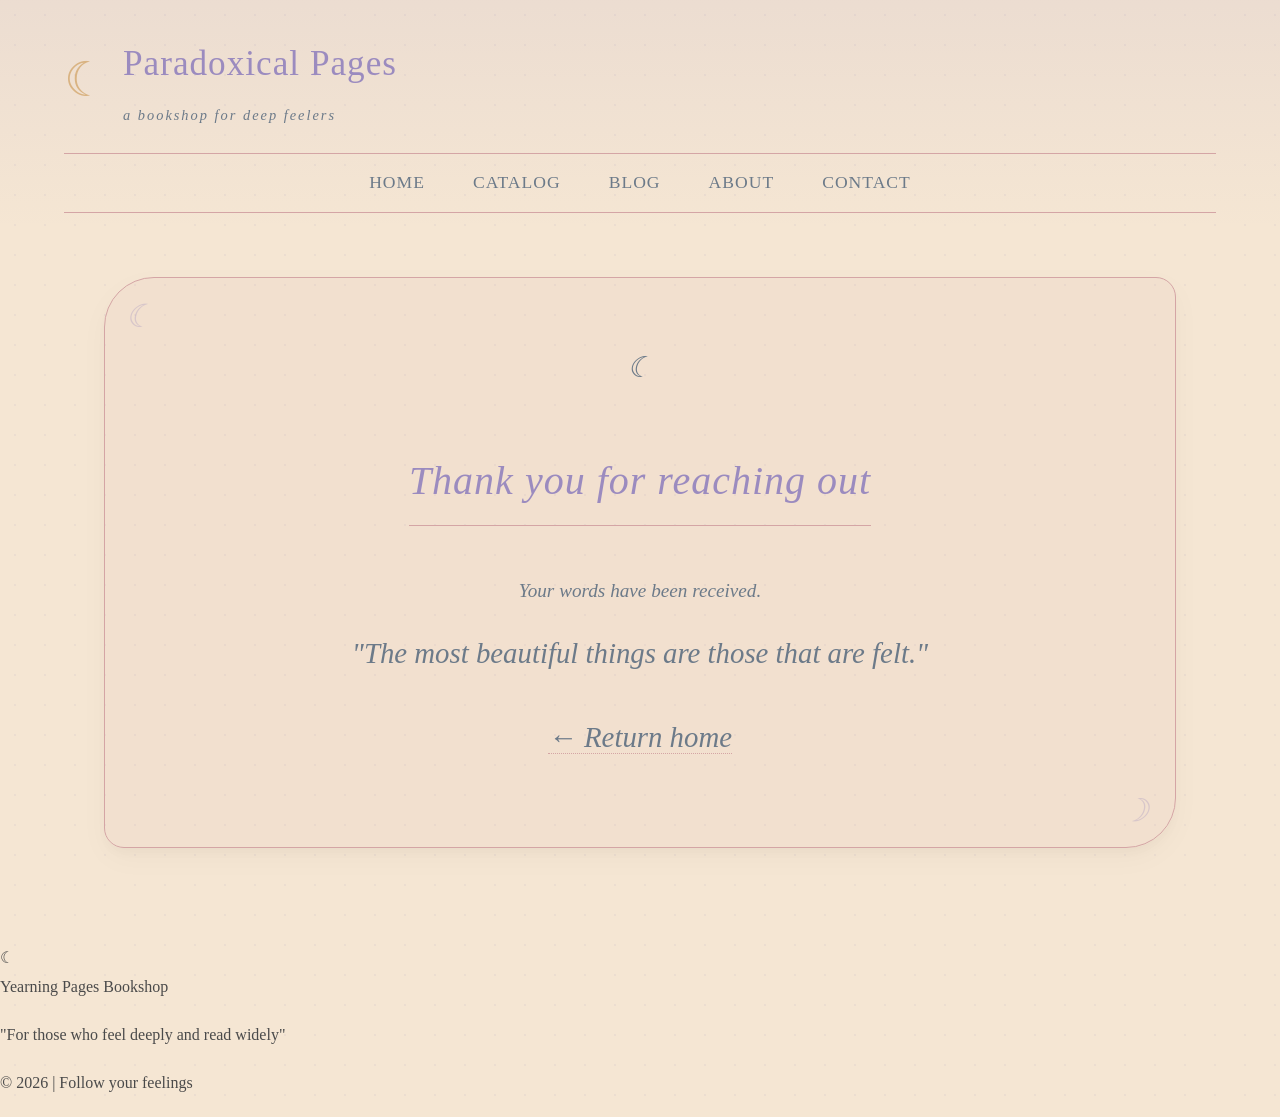
<file: thankyou.html>
<!DOCTYPE html>
<html lang="en">
<head>
    <meta charset="UTF-8">
    <meta name="viewport" content="width=device-width, initial-scale=1.0">
    <title>Thank You - Paradoxical Pages</title>
    <link rel="stylesheet" href="stylesheet.css">
</head>
<body>
    <header>
        <div class="logo-container">
            <div class="logo">☾</div>
            <div class="site-title">
                <h1>Paradoxical Pages</h1>
                <div class="tagline">a bookshop for deep feelers</div>
            </div>
        </div>
        
        <nav>
            <ul>
                <li><a href="index.html">HOME</a></li>
                <li><a href="catalog.html">CATALOG</a></li>
                <li><a href="blog.html">BLOG</a></li>
                <li><a href="about.html">ABOUT</a></li>
                <li><a href="contact.html">CONTACT</a></li>
            </ul>
        </nav>
    </header>
 
    <main>
        <div class="hero-quote" style="padding: 4rem 2rem;">
            ☾<br><br>
            <h1>Thank you for reaching out</h1>
            <p style="font-size: 1.2rem; margin-top: 2rem;">Your words have been received.</p>
            <p style="font-style: italic;">"The most beautiful things are those that are felt."</p>
            <p style="margin-top: 2rem;"><a href="index.html">← Return home</a></p>
        </div>
    </main>
 
    <footer>
        <div class="footer-moon">☾</div>
        <p>Yearning Pages Bookshop</p>
        <p class="footer-quote">"For those who feel deeply and read widely"</p>
        <p>© 2026 | Follow your feelings</p>
    </footer>
</body>
</html>
</file>
<file: stylesheet.css>
:root {
  
    --cream-paper: #F5E6D3;
    --dusty-lavender: #9B8BBF;
    --faded-denim: #6C7A89;
    --dusty-rose: #D4A5A5;
    --charcoal-text: #4A4A4A;
    --sage-healing: #9CAF88;
    --muted-gold: #D9B382;
    --soft-taupe: #B7A99A;
    
  
    --lavender-soft: rgba(155, 139, 191, 0.1);
    --rose-soft: rgba(212, 165, 165, 0.1);
    --denim-soft: rgba(108, 122, 137, 0.05);
    
    
    --soft-shadow: 0 10px 30px rgba(0, 0, 0, 0.03), 0 6px 10px rgba(0, 0, 0, 0.02);
    --gentle-shadow: 0 4px 12px rgba(155, 139, 191, 0.08);
}
 

* {
    margin: 0;
    padding: 0;
    box-sizing: border-box;
}
 
body {
    background-color: var(--cream-paper);
    color: var(--charcoal-text);
    font-family: 'Georgia', 'Times New Roman', 'Palatino', serif;
    line-height: 1.8;
    font-size: 16px;
    background-image: radial-gradient(var(--lavender-soft) 1px, transparent 1px);
    background-size: 30px 30px; /* Subtle texture like old paper */
    min-height: 100vh;
    display: flex;
    flex-direction: column;
    margin: 0;
}



.blog-background {
    background-image: url(a9a294504fd5528d5656eb89f9dd2e08.jpg);
    background-repeat: no-repeat;
    background-size: cover;
    min-height: 100vh;
    width: 100%;
    background-position: center;
}

ul li{
    list-style: none;

}

.heart-item {
    padding-left: 10px;
}


 

h1, h2, h3, h4 {
    color: var(--dusty-lavender);
    font-weight: 300;
    letter-spacing: 1px;
    margin-bottom: 1rem;
}
 
h1 {
    font-size: 2.5rem;
    border-bottom: 1px solid var(--dusty-rose);
    padding-bottom: 0.5rem;
    display: inline-block;
}
 
h2 {
    font-size: 2rem;
    position: relative;
}
 
h2::after {
    content: '';
    position: absolute;
    bottom: -5px;
    left: 0;
    width: 60px;
    height: 1px;
    background-color: var(--dusty-rose);
}
 
h3 {
    font-size: 1.5rem;
    color: var(--faded-denim);
}
 
p {
    margin-bottom: 1.2rem;
}
 
a {
    color: var(--faded-denim);
    text-decoration: none;
    border-bottom: 1px dotted var(--dusty-rose);
    transition: all 0.3s ease;
}
 
a:hover {
    color: var(--dusty-rose);
    border-bottom: 1px solid var(--dusty-lavender);
}
 
header {
    padding: 2rem 5% 1rem 5%;
    background: linear-gradient(to bottom, var(--lavender-soft), transparent);
}
 
.logo-container {
    display: flex;
    align-items: center;
    gap: 1rem;
    margin-bottom: 1.5rem;
}
 
.logo {
    font-size: 3rem;
    color: var(--muted-gold);
    animation: softGlow 4s ease-in-out infinite;
}
 
@keyframes softGlow {
    0%, 100% { opacity: 0.8; text-shadow: 0 0 5px var(--muted-gold); }
    50% { opacity: 1; text-shadow: 0 0 15px var(--dusty-lavender); }
}
 
.site-title h1 {
    margin-bottom: 0;
    border-bottom: none;
    font-size: 2.2rem;
}
 
.tagline {
    color: var(--faded-denim);
    font-style: italic;
    font-size: 0.9rem;
    letter-spacing: 2px;
}
 

nav {
    margin-top: 1.5rem;
    border-top: 1px solid var(--dusty-rose);
    border-bottom: 1px solid var(--dusty-rose);
    padding: 0.8rem 0;
}
 
nav ul {
    display: flex;
    justify-content: center;
    gap: 3rem;
    list-style: none;
    flex-wrap: wrap;
}
 
nav a {
    border-bottom: none;
    font-size: 1.1rem;
    letter-spacing: 1px;
    padding: 0.3rem 0;
    position: relative;
}
 
nav a::after {
    content: '';
    position: absolute;
    bottom: 0;
    left: 50%;
    transform: translateX(-50%);
    width: 0;
    height: 1px;
    background-color: var(--dusty-rose);
    transition: width 0.3s ease;
}
 
nav a:hover::after {
    width: 100%;
}
 
nav a:hover {
    color: var(--dusty-lavender);
}
 

main {
    flex: 1;
    padding: 3rem 5%;
    max-width: 1200px;
    margin: 0 auto;
    width: 100%;
}
 

.hero-quote {
    text-align: center;
    padding: 3rem 2rem;
    margin-bottom: 3rem;
    background-color: var(--rose-soft);
    border-radius: 50px 20px;
    font-size: 1.8rem;
    font-style: italic;
    color: var(--faded-denim);
    border: 1px solid var(--dusty-rose);
    box-shadow: var(--soft-shadow);
    position: relative;
}
 
.hero-quote::before,
.hero-quote::after {
    content: '☾';
    font-size: 2rem;
    color: var(--dusty-lavender);
    opacity: 0.3;
    position: absolute;
}
 
.hero-quote::before {
    top: 10px;
    left: 20px;
}
 
.hero-quote::after {
    bottom: 10px;
    right: 20px;
    transform: rotate(180deg);
}
 
.featured-grid {
    display: grid;
    grid-template-columns: repeat(auto-fit, minmax(250px, 1fr));
    gap: 2rem;
    margin: 3rem 0;
}
 
.featured-card {
    background-color: white;
    padding: 2rem 1.5rem;
    border-radius: 20px;
    text-align: center;
    border: 1px solid var(--soft-taupe);
    box-shadow: var(--gentle-shadow);
    transition: transform 0.3s ease, box-shadow 0.3s ease;
}
 
.featured-card:hover {
    transform: translateY(-5px);
    box-shadow: 0 15px 30px rgba(155, 139, 191, 0.15);
}
 
.featured-icon {
    font-size: 2.5rem;
    color: var(--dusty-rose);
    margin-bottom: 1rem;
}
 
.mood-section {
    background-color: var(--denim-soft);
    padding: 2rem;
    border-radius: 20px;
    margin: 3rem 0;
}
 
.mood-books {
    display: grid;
    grid-template-columns: repeat(auto-fit, minmax(150px, 1fr));
    gap: 1rem;
    margin-top: 1.5rem;
}
 
.mini-book {
    background-color: white;
    padding: 1rem;
    text-align: center;
    border-radius: 10px;
    border: 1px solid var(--soft-taupe);
    font-size: 0.9rem;
}
 
.blog-preview {
    background-color: white;
    padding: 2rem;
    border-radius: 20px;
    border-left: 3px solid var(--dusty-lavender);
}
 
.blog-preview ul {
    list-style: none;
}
 
.blog-preview li {
    margin: 1rem 0;
    padding-left: 1.5rem;
    position: relative;
}
 
.blog-preview li::before {
    content: '☾';
    color: var(--dusty-rose);
    position: absolute;
    left: 0;
}
 

.filter-section {
    margin: 2rem 0;
    display: flex;
    flex-wrap: wrap;
    gap: 0.5rem;
    justify-content: center;
}
 
.catalog-link {
    background-color: transparent;
    border: 1px solid var(--dusty-rose);
    color: var(--faded-denim);
    padding: 0.5rem 1.2rem;
    border-radius: 30px;
    cursor: pointer;
    font-family: inherit;
    transition: all 0.3s ease;
}
 
.filter-btn:hover,
.filter-btn.active {
    background-color: var(--dusty-rose);
    color: white;
}

.box {
    position: relative;
    display: inline-block;
    border: 1px solid var(--soft-taupe);
    box-shadow: var(--gentle-shadow);
    transition: all 0.3s ease;
    padding: 50px 150px 350px;
    border-radius: 20px;
    margin-left: 35%;
    background-color: white;
    color: black;

}

.dropdown {
    position: relative;
    display: inline-block;
}

.dropbtn {
    padding: 10px 15px;
    cursor: pointer;
    border: none;
    background-color: white;
    
}

.dropdown-content {
    display: none;
    position: absolute;
    min-width: 150px;
    font-size: small;
}



.dropdown-content a {
    display: block;
    padding: 10px;
    margin-bottom: 2px;
    text-decoration: none;
    color: black;
}

.dropdown-content a:hover {
    background-color: #ddd;
}


.dropdown:hover .dropdown-content {
    display: block;
}



.box:hover {
      transform: translateY(-3px);
    box-shadow: 0 10px 25px rgba(155, 139, 191, 0.2);

}

.fill {
    position: absolute;
    left: 15px;
    top: 20px;
    bottom: 20px;
    padding-top: 20px;
    font-size: 120px;
    cursor: auto;
}

.container2 {
    display: flex;
    flex-direction: column;
}
 
.book-grid {
    display: grid;
    grid-template-columns: repeat(auto-fill, minmax(300px, 1fr));
    gap: 2rem;
    margin: 3rem 0;
}
 
.book-card {
    background-color: white;
    border-radius: 15px;
    padding: 1.5rem;
    display: flex;
    gap: 1rem;
    border: 1px solid var(--soft-taupe);
    box-shadow: var(--gentle-shadow);
    transition: all 0.3s ease;
}


 
.book-card:hover {
    transform: translateY(-3px);
    box-shadow: 0 10px 25px rgba(155, 139, 191, 0.2);
}
 
.book-cover {
    min-width: 80px;
    height: 100px;
    background-color: var(--lavender-soft);
    border-radius: 8px;
    display: flex;
    align-items: center;
    justify-content: center;
    color: var(--dusty-lavender);
    font-size: 2rem;
}
 
.book-info h3 {
    margin-bottom: 0.3rem;
}
 
.book-author {
    color: var(--soft-taupe);
    font-size: 0.9rem;
    margin-bottom: 0.5rem;
}
 
.book-rating {
    color: var(--muted-gold);
    margin-bottom: 0.5rem;
}
 
.book-tags {
    display: flex;
    flex-wrap: wrap;
    gap: 0.3rem;
    margin-top: 0.5rem;
}
 
.tag {
    background-color: var(--sage-healing);
    color: white;
    font-size: 0.7rem;
    padding: 0.2rem 0.6rem;
    border-radius: 12px;
    opacity: 0.9;
}
 
/* ===== BLOG PAGE ===== */
.blog-post {
    background-color: white;
    padding: 2rem;
    margin-bottom: 2rem;
    border-radius: 20px;
    border: 1px solid var(--soft-taupe);
    box-shadow: var(--soft-shadow);
}
 
.post-date {
    color: var(--dusty-rose);
    font-size: 0.9rem;
    letter-spacing: 2px;
    margin-bottom: 0.5rem;
}
 
.post-title {
    color: var(--dusty-lavender);
    font-size: 1.8rem;
    margin-bottom: 1rem;
}
 
.post-excerpt {
    margin: 1rem 0;
}
 
.read-more {
    display: inline-block;
    margin-top: 1rem;
    font-style: italic;
}
 
.post-meta {
    color: var(--soft-taupe);
    font-size: 0.9rem;
    border-top: 1px solid var(--rose-soft);
    padding-top: 1rem;
    margin-top: 1rem;
}
 
.featured-poem {
    background: linear-gradient(135deg, var(--lavender-soft), var(--rose-soft));
    padding: 2.5rem;
    border-radius: 30px;
    text-align: center;
    margin: 3rem 0;
    border: 1px solid var(--dusty-rose);
}
 
.poem-content {
    font-style: italic;
    font-size: 1.2rem;
    line-height: 2;
    max-width: 600px;
    margin: 0 auto;
}
 
.poem-author {
    margin-top: 1.5rem;
    color: var(--faded-denim);
}
 
/* ===== ABOUT PAGE ===== */
.about-container {
    display: grid;
    grid-template-columns: 1fr 2fr;
    gap: 3rem;
    margin: 3rem 0;
    align-items: start;
}
 
.profile-section {
    text-align: center;
}
 
.profile-image {
    width: 200px;
    height: 200px;
    border-radius: 50%;
    background-color: var(--lavender-soft);
    margin: 0 auto 1.5rem;
    display: flex;
    align-items: center;
    justify-content: center;
    font-size: 5rem;
    color: var(--dusty-rose);
    border: 3px solid var(--dusty-lavender);
    box-shadow: var(--gentle-shadow);
}
 
.profile-name {
    font-size: 1.8rem;
    color: var(--dusty-lavender);
}
 
.bio-section {
    background-color: white;
    padding: 2rem;
    border-radius: 20px;
    border: 1px solid var(--soft-taupe);
}
 
.origin-story {
    background-color: var(--rose-soft);
    padding: 1.5rem;
    border-radius: 15px;
    margin: 2rem 0;
    font-style: italic;
}
 
.favorite-books-grid {
    display: grid;
    grid-template-columns: repeat(5, 1fr);
    gap: 1rem;
    margin-top: 1rem;
}
 
.fav-book {
    background-color: var(--lavender-soft);
    aspect-ratio: 2/3;
    border-radius: 8px;
    display: flex;
    align-items: center;
    justify-content: center;
    font-size: 2rem;
    color: var(--dusty-lavender);
    border: 1px solid var(--dusty-rose);
}
 
/* ===== CONTACT PAGE ===== */
.contact-intro {
    text-align: center;
    max-width: 600px;
    margin: 0 auto 3rem;
    font-size: 1.2rem;
    color: var(--faded-denim);
}
 
.contact-container {
    display: grid;
    grid-template-columns: 1fr 1fr;
    gap: 3rem;
}
 
.contact-form {
    background-color: white;
    padding: 2rem;
    border-radius: 20px;
    border: 1px solid var(--soft-taupe);
}
 
.form-group {
    margin-bottom: 1.5rem;
}
 
.form-group label {
    display: block;
    margin-bottom: 0.5rem;
    color: var(--faded-denim);
    font-size: 0.95rem;
}
 
.form-group input,
.form-group select,
.form-group textarea {
    width: 100%;
    padding: 0.8rem;
    border: 1px solid var(--soft-taupe);
    border-radius: 8px;
    font-family: inherit;
    background-color: var(--cream-paper);
    transition: all 0.3s ease;
}
 
.form-group input:focus,
.form-group select:focus,
.form-group textarea:focus {
    outline: none;
    border-color: var(--dusty-lavender);
    box-shadow: 0 0 0 3px var(--lavender-soft);
}
 
.mood-options {
    display: grid;
    grid-template-columns: repeat(2, 1fr);
    gap: 0.5rem;
}
 
.mood-option {
    background-color: var(--rose-soft);
    border: 1px solid var(--dust
</file>
